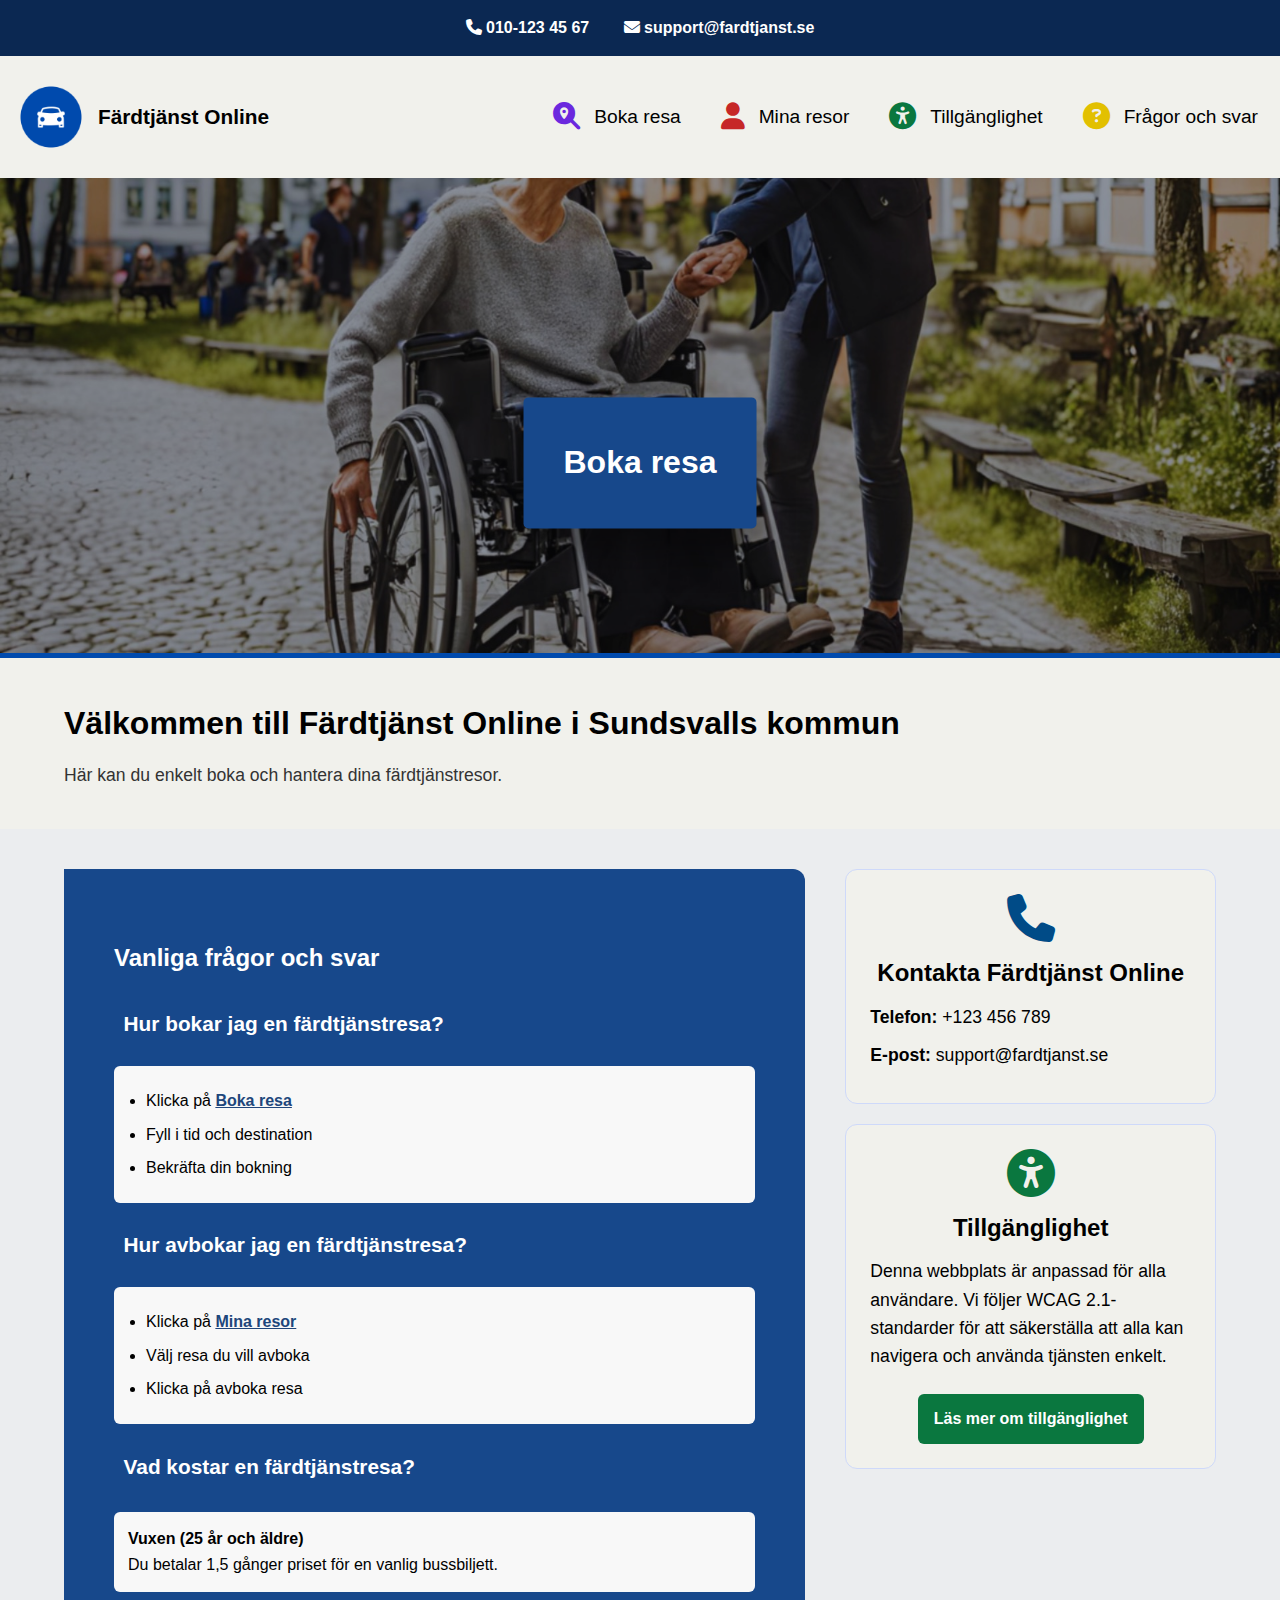
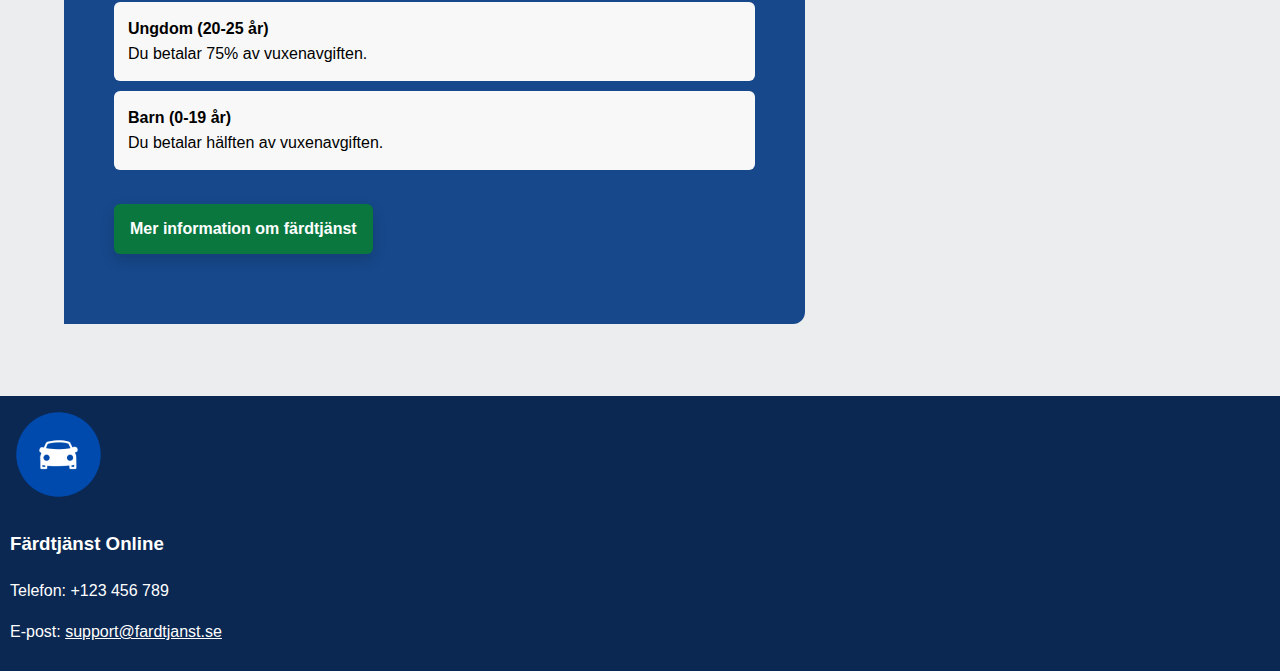
<file: index.html>
<!DOCTYPE html>
<html lang="sv">

<head>
    <meta charset="UTF-8">
    <meta name="viewport" content="width=device-width, initial-scale=1.0">
    <link rel="stylesheet" type="text/css" href="style.css">
    <title>Startsida</title>
    <script src="main.js"></script>
    <link rel="stylesheet" href="https://cdnjs.cloudflare.com/ajax/libs/font-awesome/6.5.1/css/all.min.css">
</head>


<body>
    <div class="top-contact">
        <a href="tel:+46101234567" class="contact-link">
            <i class="fa-solid fa-phone"></i> 010-123 45 67
        </a>
        <a href="mailto:support@fardtjanst.se" class="contact-link">
            <i class="fa-solid fa-envelope"></i> support@fardtjanst.se
        </a>
    </div>
    <header>
        <div class="header-container">
            <div class="logo-title">
                <a href="index.html">
                    <img src="images/logotyp_fardtjanst.svg" alt="Logotyp som föreställer en bil framifrån">
                </a>
                <p>Färdtjänst Online</p>
            </div>

            <button class="hamburger-menu" aria-label="Öppna meny" aria-expanded="false"
                aria-controls="main-navigation">
                ☰
            </button>

            <nav class="header-navigation" id="main-navigation">
                <ul>
                    <li><a href="booking.html"><i class="fa-solid fa-magnifying-glass-location"></i> <span>Boka
                                resa</span></a></li>
                    <li><a href="my-bookings.html"><i class="fa-solid fa-user"></i> <span>Mina resor</span></a></li>
                    <li><a href="accessibility-report.html"><i class="fa-solid fa-universal-access"></i>
                            <span>Tillgänglighet</span></a></li>
                    <li><a href="faq.html"><i class="fa-solid fa-circle-question"></i> <span>Frågor och svar</span></a>
                    </li>
                </ul>
            </nav>
        </div>

        <div class="header-image-container">
            <img src="images/fardtjanst_header.jpg" alt="Person i rullstol med ledsagare i park" class="header-image">
            <a href="booking.html" class="button-book">Boka resa</a>
        </div>
    </header>

    <main>
        <section class="heading-section">
            <div class="heading-container">
                <h1>Välkommen till Färdtjänst Online i Sundsvalls kommun</h1>
                <p>Här kan du enkelt boka och hantera dina färdtjänstresor.</p>
            </div>
        </section>

        <div class="main-startcontent">
            <section class="faq-intro">
                <h2>Vanliga frågor och svar</h2>
                <h3>Hur bokar jag en färdtjänstresa?</h3>
                <ul>
                    <li>Klicka på <a href="booking.html">Boka resa</a></li>
                    <li>Fyll i tid och destination</li>
                    <li>Bekräfta din bokning</li>
                </ul>

                <h3>Hur avbokar jag en färdtjänstresa?</h3>
                <ul>
                    <li>Klicka på <a href="my-bookings.html">Mina resor</a></li>
                    <li>Välj resa du vill avboka</li>
                    <li>Klicka på avboka resa</li>
                </ul>

                <h3>Vad kostar en färdtjänstresa?</h3>
                <div class="price-box">
                    <p><strong>Vuxen (25 år och äldre)</strong><br>Du betalar 1,5 gånger priset för en vanlig
                        bussbiljett.</p>
                    <p><strong>Ungdom (20-25 år)</strong><br>Du betalar 75% av vuxenavgiften.</p>
                    <p><strong>Barn (0-19 år)</strong><br>Du betalar hälften av vuxenavgiften.</p>
                    <a href="faq.html" id="faq-button">Mer information om färdtjänst</a>
                </div>
            </section>

            <div class="side-startcontent">
                <section id="contact-intro">
                    <i id="contact-icon" class="fa-solid fa-phone" aria-hidden="true"></i>
                    <h2>Kontakta Färdtjänst Online</h2>
                    <p><strong>Telefon:</strong> +123 456 789</p>
                    <p><strong>E-post:</strong> support@fardtjanst.se</p>
                </section>


                <section id="accessibility-intro">
                    <i id="accessibility-icon" class="fa-solid fa-universal-access" aria-hidden="true"></i>
                    <h2>Tillgänglighet</h2>
                    <p>Denna webbplats är anpassad för alla användare.
                        Vi följer WCAG 2.1-standarder för att säkerställa att alla kan navigera och använda tjänsten
                        enkelt.</p>
                    <a href="accessibility-report.html">Läs mer om tillgänglighet</a>
                </section>
            </div>
        </div>
    </main>

    <footer>
        <img src="images/logotyp_fardtjanst.svg" alt="Logotyp som föreställer en bil framifrån">
        <h3>Färdtjänst Online</h3>
        <p>Telefon: +123 456 789</p>
        <p>E-post: <a href="mailto:support@fardtjanst.se">support@fardtjanst.se</a></p>
    </footer>
</body>
</file>
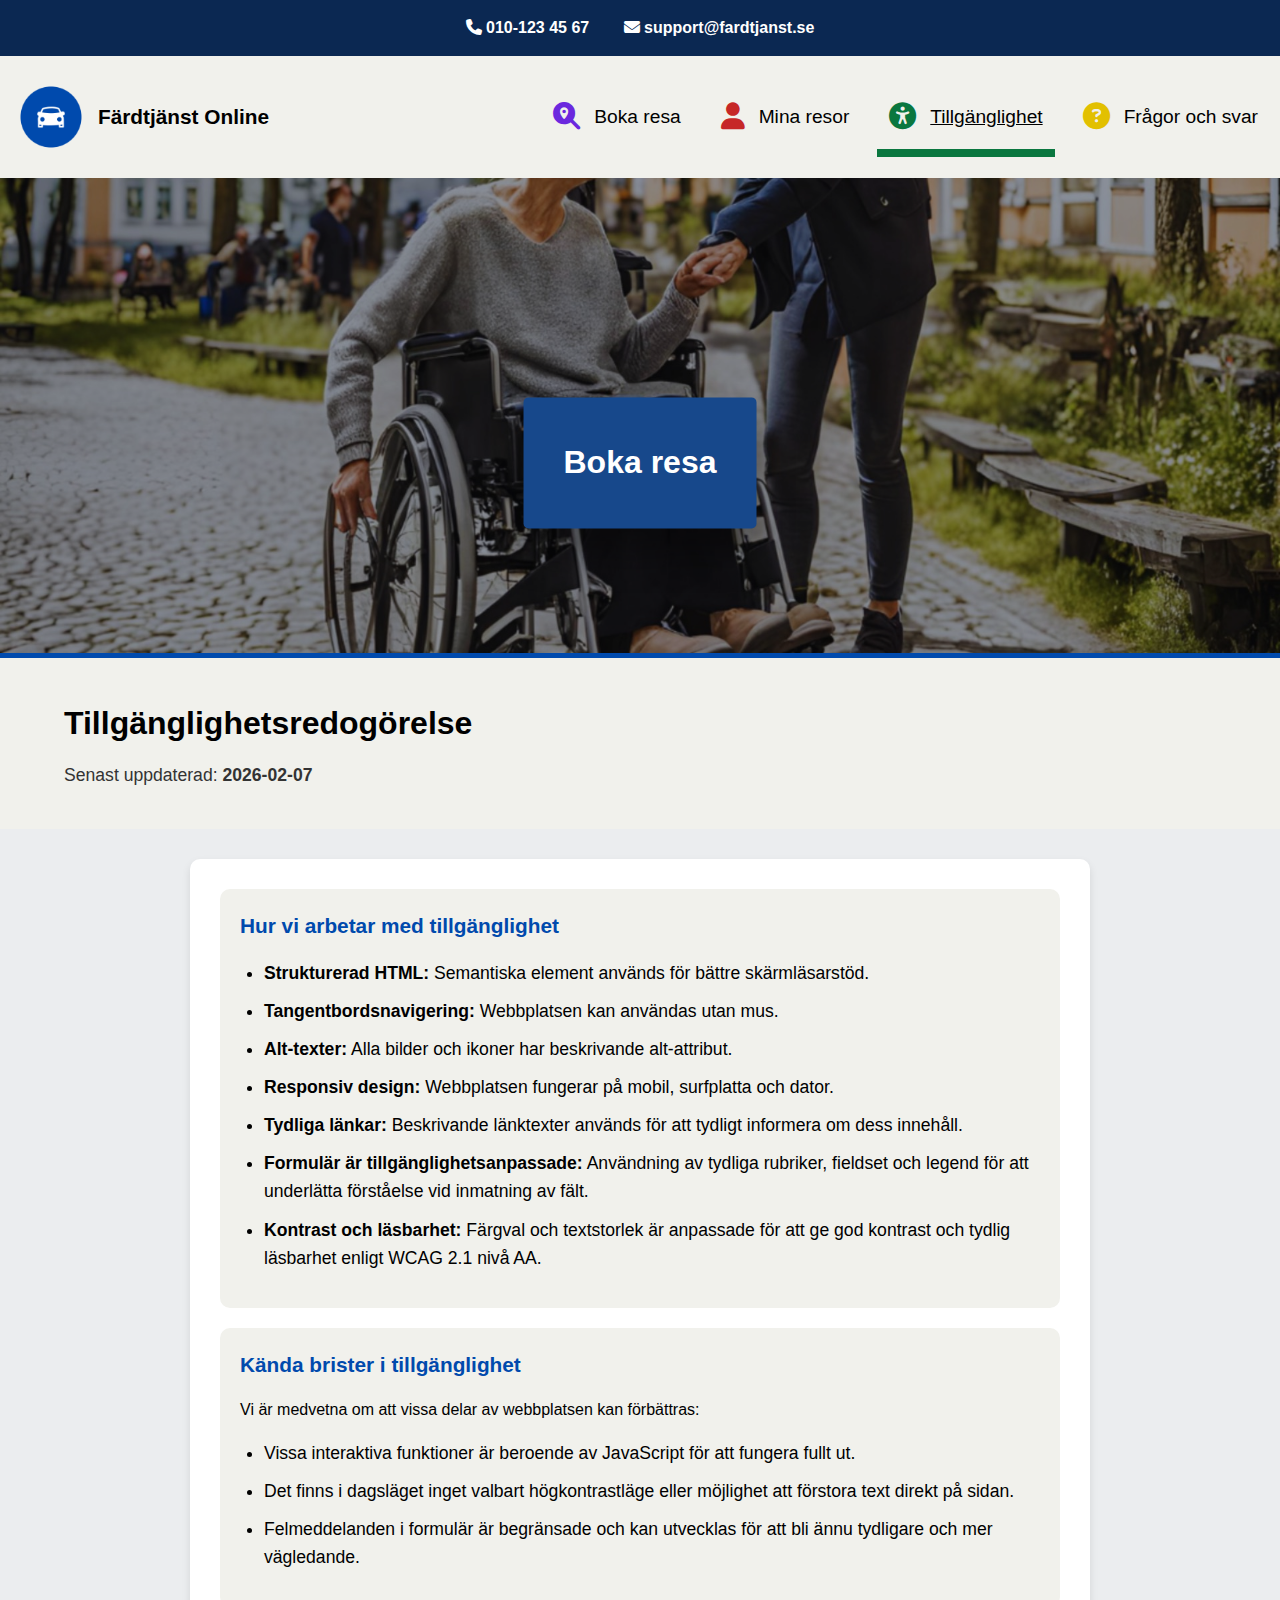
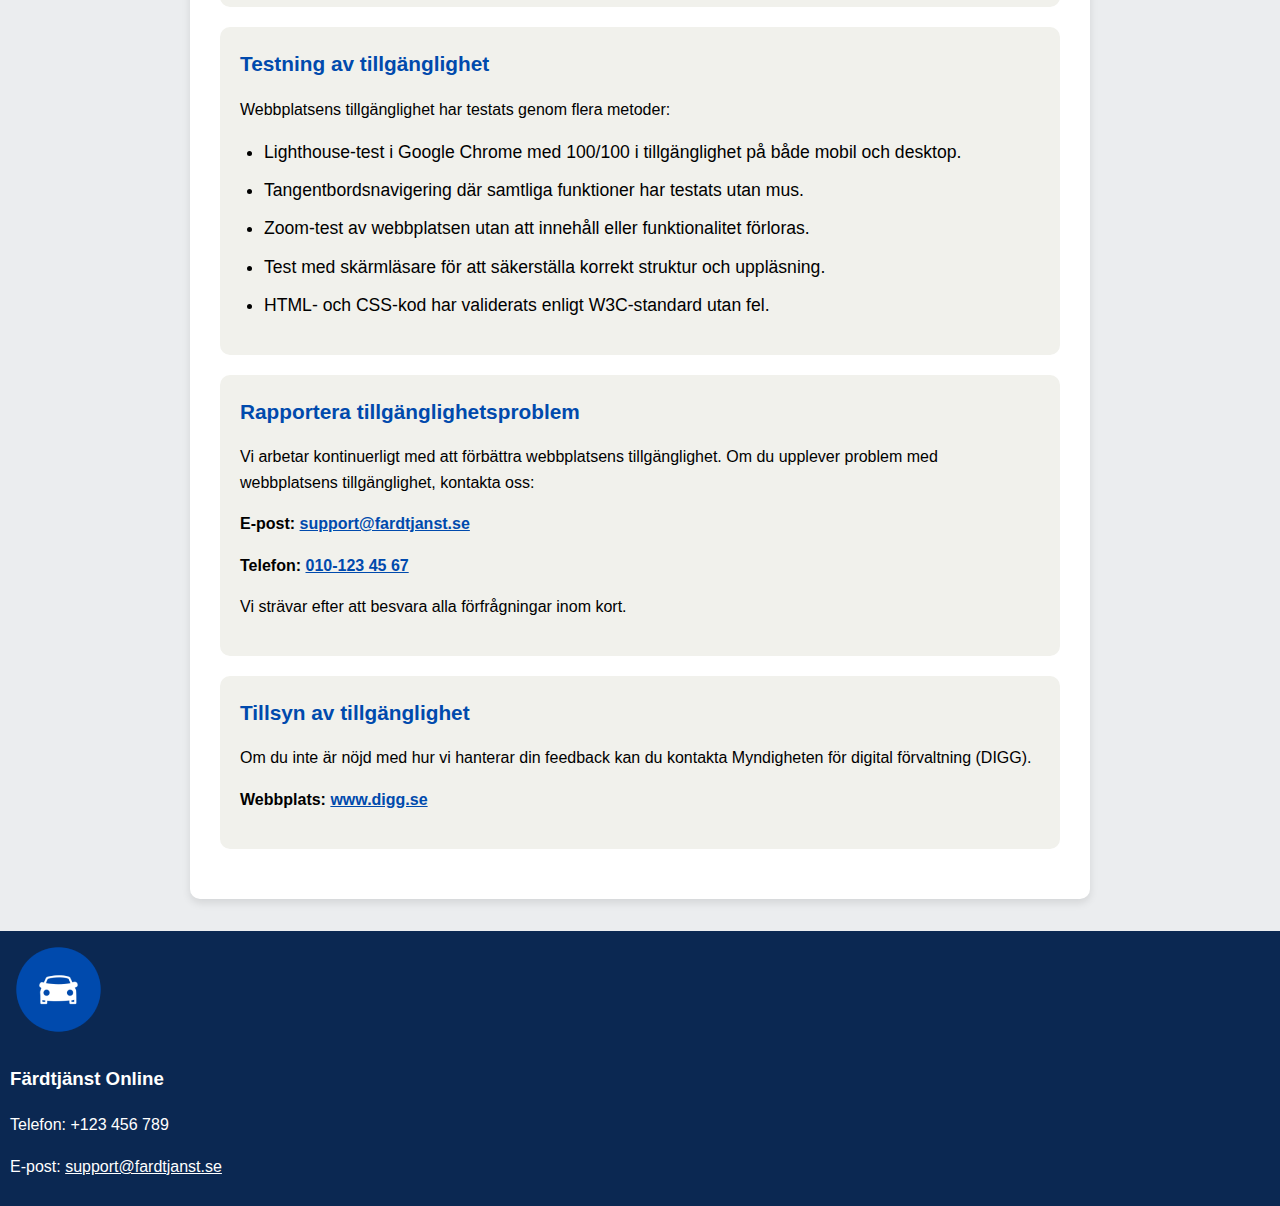
<file: accessibility-report.html>
<!DOCTYPE html>
<html lang="sv">

<head>
    <meta charset="UTF-8">
    <meta name="viewport" content="width=device-width, initial-scale=1.0">
    <link rel="stylesheet" type="text/css" href="style.css">
    <title>Tillgänglighet</title>
    <script src="main.js"></script>
    <link rel="stylesheet" href="https://cdnjs.cloudflare.com/ajax/libs/font-awesome/6.5.1/css/all.min.css">
</head>

<body>
    <div class="top-contact">
        <a href="tel:+46101234567" class="contact-link">
            <i class="fa-solid fa-phone"></i> 010-123 45 67
        </a>
        <a href="mailto:support@fardtjanst.se" class="contact-link">
            <i class="fa-solid fa-envelope"></i> support@fardtjanst.se
        </a>
    </div>
    <header>
        <div class="header-container">
            <div class="logo-title">
                <a href="index.html">
                    <img src="images/logotyp_fardtjanst.svg" alt="Logotyp som föreställer en bil framifrån">
                </a>
                <p>Färdtjänst Online</p>
            </div>

            <button class="hamburger-menu" aria-label="Öppna meny" aria-expanded="false"
                aria-controls="main-navigation">
                ☰
            </button>

            <nav class="header-navigation" id="main-navigation">
                <ul>
                    <li><a href="booking.html"><i class="fa-solid fa-magnifying-glass-location" aria-hidden="true"></i>
                            <span>Boka resa</span></a></li>
                    <li><a href="my-bookings.html"><i class="fa-solid fa-user" aria-hidden="true"></i><span>Mina
                                resor</span></a></li>
                    <li><a href="accessibility-report.html" class="active"><i class="fa-solid fa-universal-access"
                                aria-hidden="true"></i><span>Tillgänglighet</span></a></li>
                    <li><a href="faq.html"><i class="fa-solid fa-circle-question" aria-hidden="true"></i><span>Frågor
                                och
                                svar</span></a></li>
                </ul>
            </nav>
        </div>

        <div class="header-image-container">
            <img src="images/fardtjanst_header.jpg" alt="Person i rullstol med ledsagare i park" class="header-image">
            <a href="booking.html" class="button-book">Boka resa</a>
        </div>
    </header>

    <main>

        <section class="heading-section">
            <div class="heading-container">
                <h1>Tillgänglighetsredogörelse</h1>
                <p>Senast uppdaterad: <strong>2026-02-07</strong></p>
            </div>
        </section>

        <div class="accessibility-container">
            <section class="accessibility-content">
                <h2>Hur vi arbetar med tillgänglighet</h2>
                <ul>
                    <li><strong>Strukturerad HTML:</strong> Semantiska element används för bättre skärmläsarstöd.</li>
                    <li><strong>Tangentbordsnavigering:</strong> Webbplatsen kan användas utan mus.</li>
                    <li><strong>Alt-texter:</strong> Alla bilder och ikoner har beskrivande alt-attribut.</li>
                    <li><strong>Responsiv design:</strong> Webbplatsen fungerar på mobil, surfplatta och dator.</li>
                    <li><strong>Tydliga länkar:</strong> Beskrivande länktexter används för att tydligt informera om
                        dess innehåll.</li>
                    <li><strong>Formulär är tillgänglighetsanpassade:</strong> Användning av tydliga rubriker,
                        fieldset och legend för att underlätta förståelse vid inmatning av fält.</li>
                    <li><strong>Kontrast och läsbarhet:</strong> Färgval och textstorlek är anpassade för att ge god
                        kontrast och tydlig
                        läsbarhet enligt WCAG 2.1 nivå AA.</li>
                </ul>
            </section>

            <section class="accessibility-content">
                <h2>Kända brister i tillgänglighet</h2>
                <p>Vi är medvetna om att vissa delar av webbplatsen kan förbättras:</p>
                <ul>
                    <li>Vissa interaktiva funktioner är beroende av JavaScript för att fungera fullt ut.</li>
                    <li>Det finns i dagsläget inget valbart högkontrastläge eller möjlighet att förstora text direkt på
                        sidan.</li>
                    <li>Felmeddelanden i formulär är begränsade och kan utvecklas för att bli ännu tydligare och mer
                        vägledande.</li>
                </ul>
            </section>

            <section class="accessibility-content">
                <h2>Testning av tillgänglighet</h2>
                <p>Webbplatsens tillgänglighet har testats genom flera metoder:</p>
                <ul>
                    <li>Lighthouse-test i Google Chrome med 100/100 i tillgänglighet på både mobil och desktop.</li>
                    <li>Tangentbordsnavigering där samtliga funktioner har testats utan mus.</li>
                    <li>Zoom-test av webbplatsen utan att innehåll eller funktionalitet förloras.</li>
                    <li>Test med skärmläsare för att säkerställa korrekt struktur och uppläsning.</li>
                    <li>HTML- och CSS-kod har validerats enligt W3C-standard utan fel.</li>
                </ul>
            </section>

            <section class="accessibility-content">
                <h2>Rapportera tillgänglighetsproblem</h2>
                <p>Vi arbetar kontinuerligt med att förbättra webbplatsens tillgänglighet. Om du upplever problem med
                    webbplatsens tillgänglighet, kontakta oss:</p>
                <p><strong>E-post:</strong> <a href="mailto:support@fardtjanst.se">support@fardtjanst.se</a></p>
                <p><strong>Telefon:</strong> <a href="tel:+46101234567">010-123 45 67</a></p>
                <p>Vi strävar efter att besvara alla förfrågningar inom kort.</p>
            </section>

            <section class="accessibility-content">
                <h2>Tillsyn av tillgänglighet</h2>
                <p>Om du inte är nöjd med hur vi hanterar din feedback kan du kontakta Myndigheten för digital
                    förvaltning (DIGG).</p>
                <p><strong>Webbplats:</strong> <a href="https://www.digg.se" target="_blank">www.digg.se</a></p>
            </section>
        </div>
    </main>

    <footer>
        <img src="images/logotyp_fardtjanst.svg" Alt="Logotyp som föreställer en bil framifrån">
        <h3>Färdtjänst Online</h3>
        <p>Telefon: +123 456 789</p>
        <p>E-post: <a href="mailto:support@fardtjanst.se">support@fardtjanst.se</a></p>
    </footer>
</body>
</file>
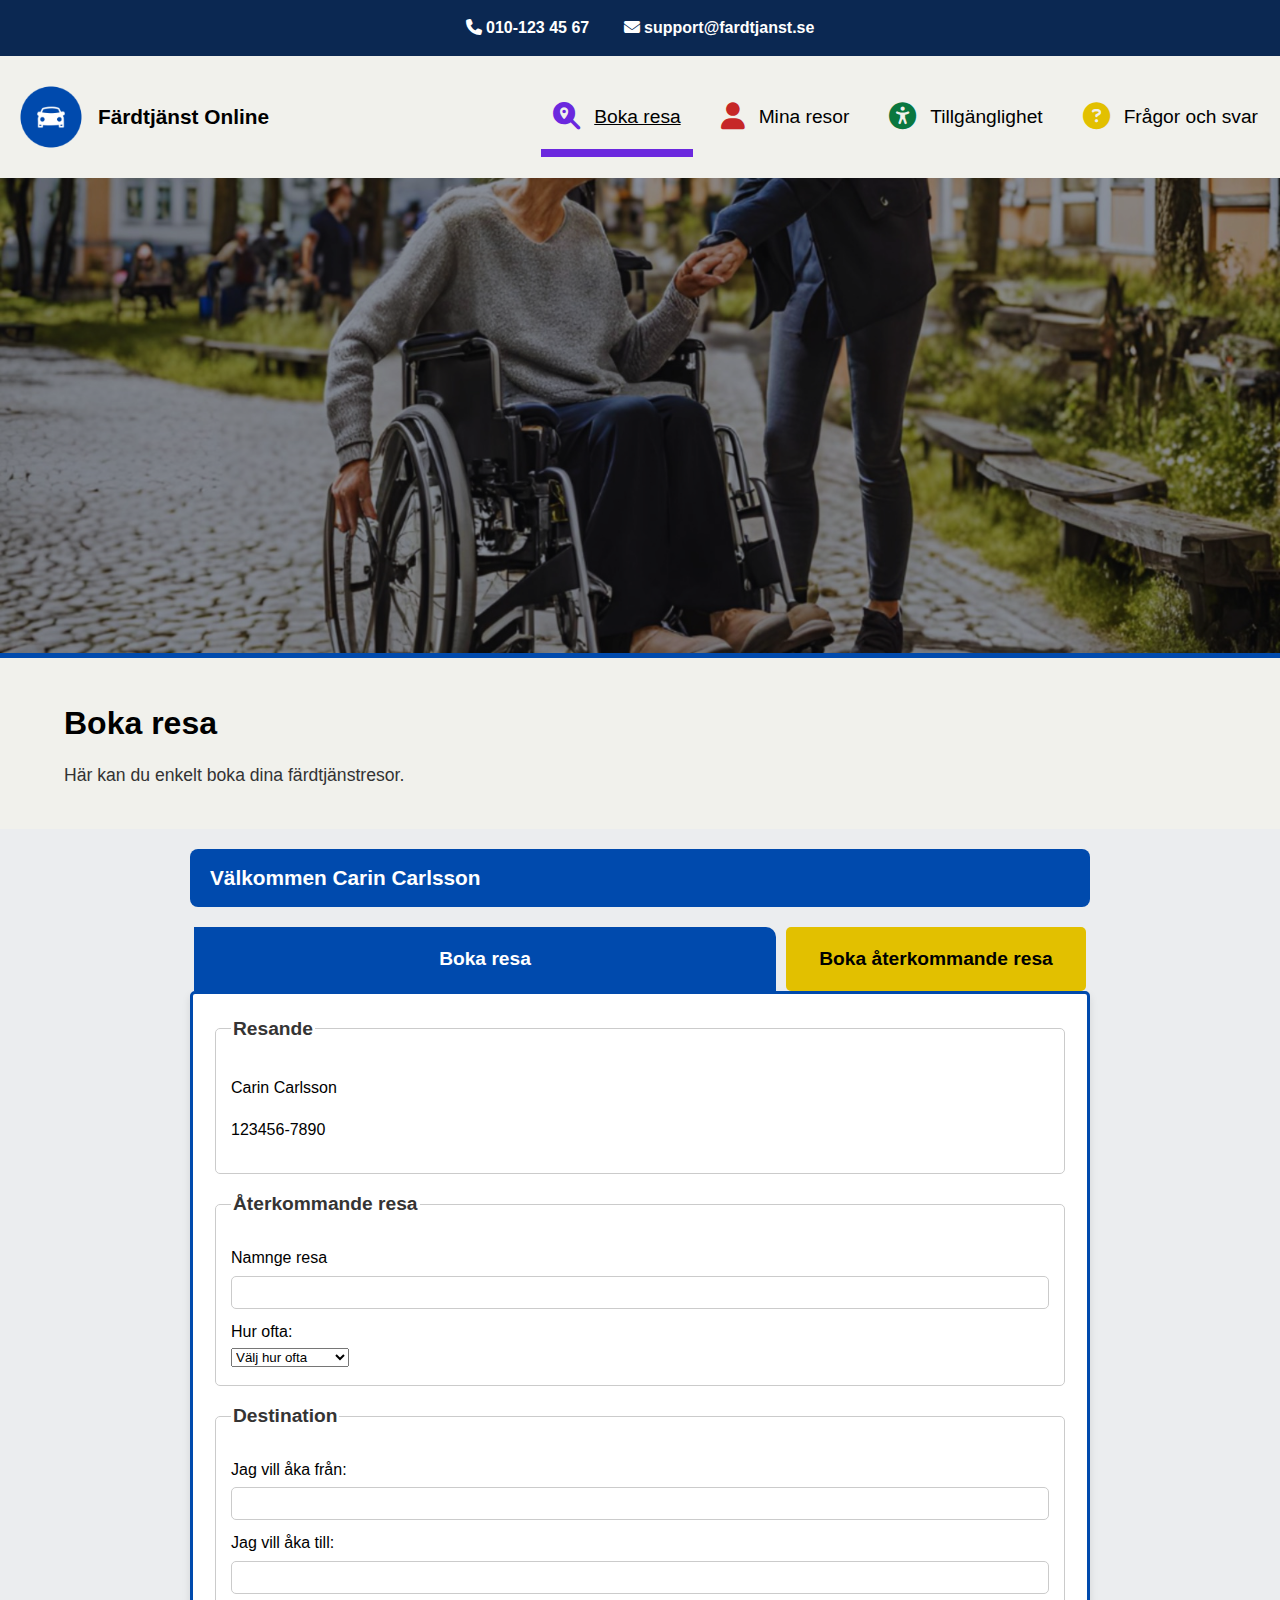
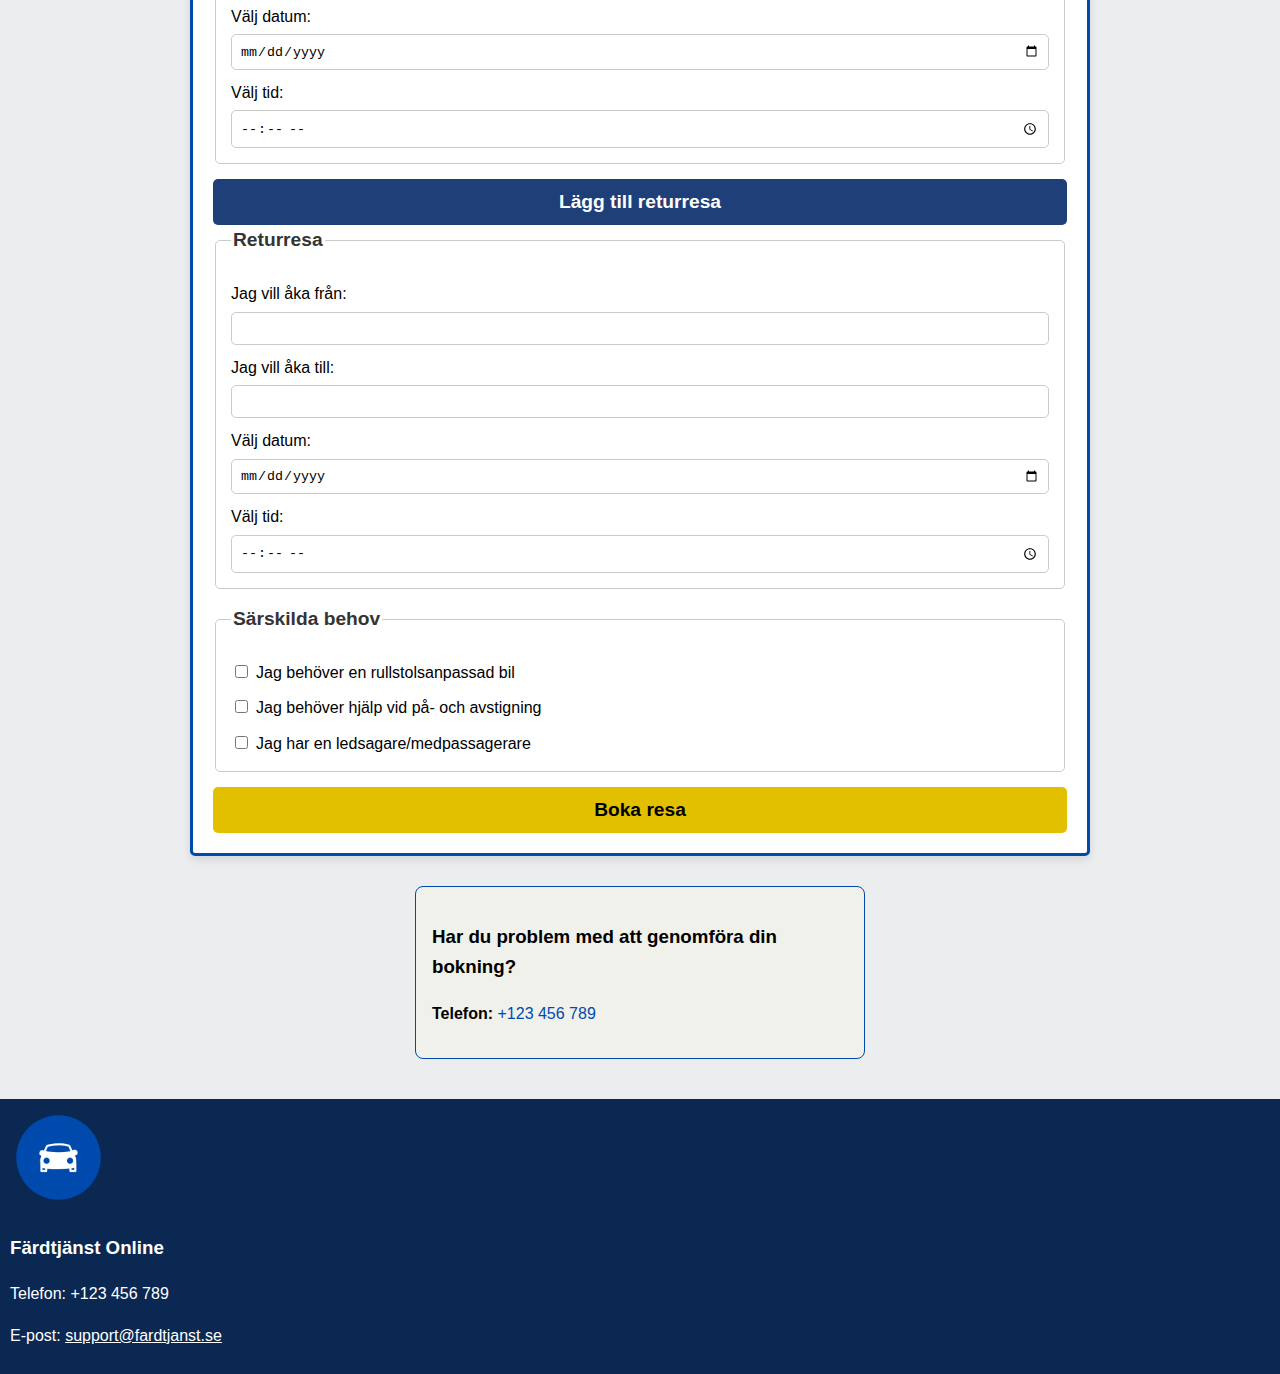
<file: booking.html>
<!DOCTYPE html>
<html lang="sv">

<head>
    <meta charset="UTF-8">
    <meta name="viewport" content="width=device-width, initial-scale=1.0">
    <link rel="stylesheet" type="text/css" href="style.css">
    <title>Boka resa</title>
    <script src="main.js"></script>
    <link rel="stylesheet" href="https://cdnjs.cloudflare.com/ajax/libs/font-awesome/6.5.1/css/all.min.css">
</head>

<body>
    <div class="top-contact">
        <a href="tel:+46101234567" class="contact-link">
            <i class="fa-solid fa-phone"></i> 010-123 45 67
        </a>
        <a href="mailto:support@fardtjanst.se" class="contact-link">
            <i class="fa-solid fa-envelope"></i> support@fardtjanst.se
        </a>
    </div>

    <header>
        <div class="header-container">
            <div class="logo-title">
                <a href="index.html">
                    <img src="images/logotyp_fardtjanst.svg" alt="Logotyp som föreställer en bil framifrån">
                </a>
                <p>Färdtjänst Online</p>
            </div>

            <button class="hamburger-menu" aria-label="Öppna meny" aria-expanded="false"
                aria-controls="main-navigation">
                ☰
            </button>

            <nav class="header-navigation" id="main-navigation">
                <ul>
                    <li><a href="booking.html" class="active"><i class="fa-solid fa-magnifying-glass-location"
                                aria-hidden="true"></i> <span>Boka resa</span></a></li>
                    <li><a href="my-bookings.html"><i class="fa-solid fa-user" aria-hidden="true"></i><span>Mina
                                resor</span></a></li>
                    <li><a href="accessibility-report.html"><i class="fa-solid fa-universal-access"
                                aria-hidden="true"></i><span>Tillgänglighet</span></a></li>
                    <li><a href="faq.html"><i class="fa-solid fa-circle-question" aria-hidden="true"></i><span>Frågor
                                och
                                svar</span></a></li>
                </ul>
            </nav>
        </div>

        <div class="header-image-container">
            <img src="images/fardtjanst_header.jpg" alt="Person i rullstol med ledsagare i park" class="header-image">
        </div>
    </header>

    <main>
        <section class="heading-section">
            <div class="heading-container">
                <h1>Boka resa</h1>
                <p>Här kan du enkelt boka dina färdtjänstresor.</p>
            </div>
        </section>

        <section class="booking-container">
            <div class="trips-heading">
                <h2>Välkommen Carin Carlsson</h2>
            </div>

            <div class="form-tabs">
                <button type="button" class="one-trip active-tab" id="one-trip-button">Boka resa</button>
                <button type="button" class="scheduled-trip" id="scheduled-trip-button">Boka återkommande resa</button>
            </div>

            <form>
                <fieldset>
                    <legend>Resande</legend>
                    <p>Carin Carlsson</p>
                    <p>123456-7890</p>
                </fieldset>

                <fieldset id="recurrent-trip">
                    <legend>Återkommande resa</legend>

                    <label for="trip-name">Namnge resa</label>
                    <input type="text" id="trip-name" name="trip-name">

                    <label for="frequency">Hur ofta:</label>
                    <select id="frequency" name="frequency">
                        <option value="">Välj hur ofta</option>
                        <option value="daily">Varje dag</option>
                        <option value="weekly">Varje vecka</option>
                        <option value="biweekly">Varannan vecka</option>
                        <option value="monthly">Varje månad</option>
                    </select>
                </fieldset>

                <fieldset>
                    <legend>Destination</legend>
                    <label for="from">Jag vill åka från:</label>
                    <input type="text" id="from" name="from" required>
                    <label for="to">Jag vill åka till:</label>
                    <input type="text" id="to" name="to" required>
                    <label for="date">Välj datum:</label>
                    <input type="date" id="date" name="date" required>

                    <label for="time">Välj tid:</label>
                    <input type="time" id="time" name="time" required>
                </fieldset>

                <button type="button" id="add-return">Lägg till returresa</button>

                <fieldset id="return-trip">
                    <legend>Returresa</legend>

                    <label for="return-from">Jag vill åka från:</label>
                    <input type="text" id="return-from" name="return-from">

                    <label for="return-to">Jag vill åka till:</label>
                    <input type="text" id="return-to" name="return-to">

                    <label for="return-date">Välj datum:</label>
                    <input type="date" id="return-date" name="return-date">

                    <label for="return-time">Välj tid:</label>
                    <input type="time" id="return-time" name="return-time">
                </fieldset>

                <fieldset>
                    <legend>Särskilda behov</legend>
                    <label><input type="checkbox" name="wheelchair">Jag behöver en rullstolsanpassad bil</label>
                    <label><input type="checkbox" name="assistance">Jag behöver hjälp vid på- och avstigning</label>
                    <label><input type="checkbox" name="passenger">Jag har en ledsagare/medpassagerare</label>
                </fieldset>

                <button type="submit">Boka resa</button>

            </form>

            <section class="contact-booking">
                <h3>Har du problem med att genomföra din bokning?</h3>
                <p><strong>Telefon:</strong> <a href="tel:+123456789">+123 456 789</a></p>
            </section>
        </section>
    </main>

    <footer>
        <img src="images/logotyp_fardtjanst.svg" Alt="Logotyp som föreställer en bil framifrån">
        <h3>Färdtjänst Online</h3>
        <p>Telefon: +123 456 789</p>
        <p>E-post: <a href="mailto:support@fardtjanst.se"> support@fardtjanst.se</a></p>
    </footer>
</body>
</file>
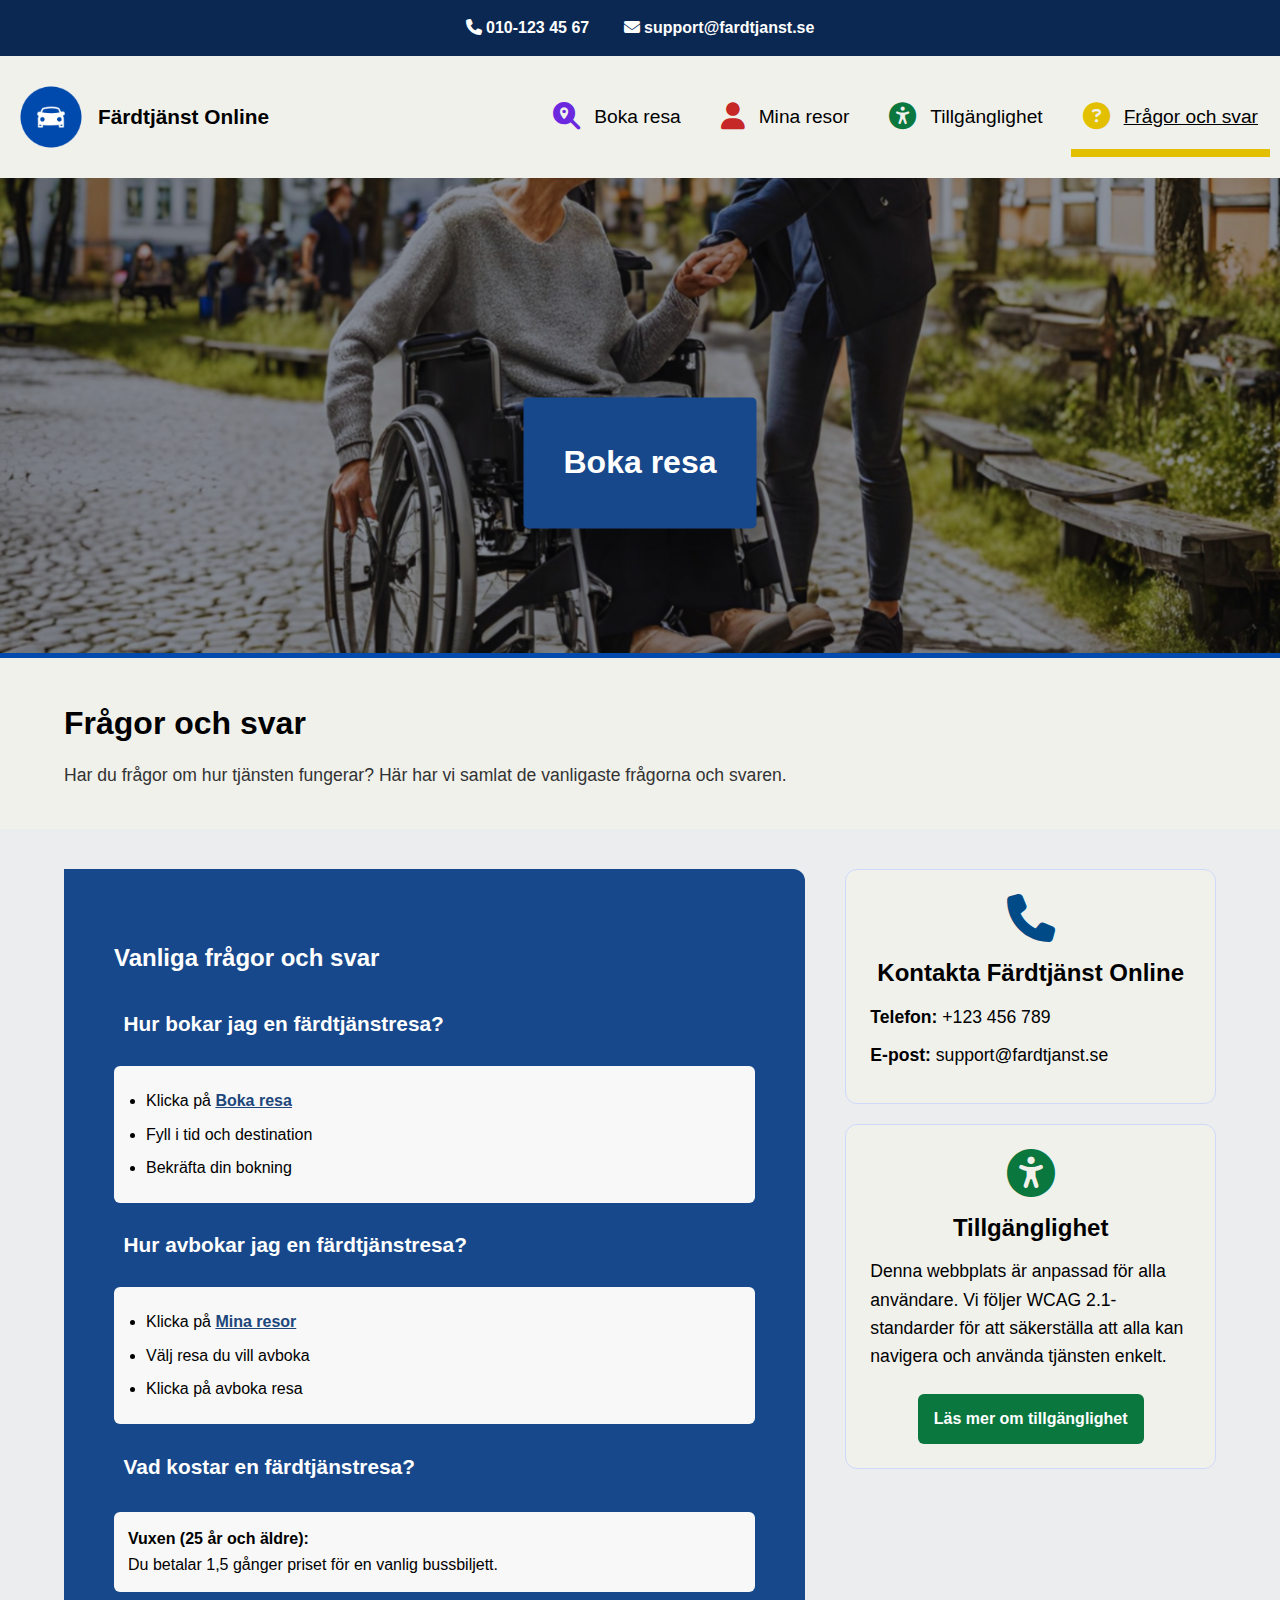
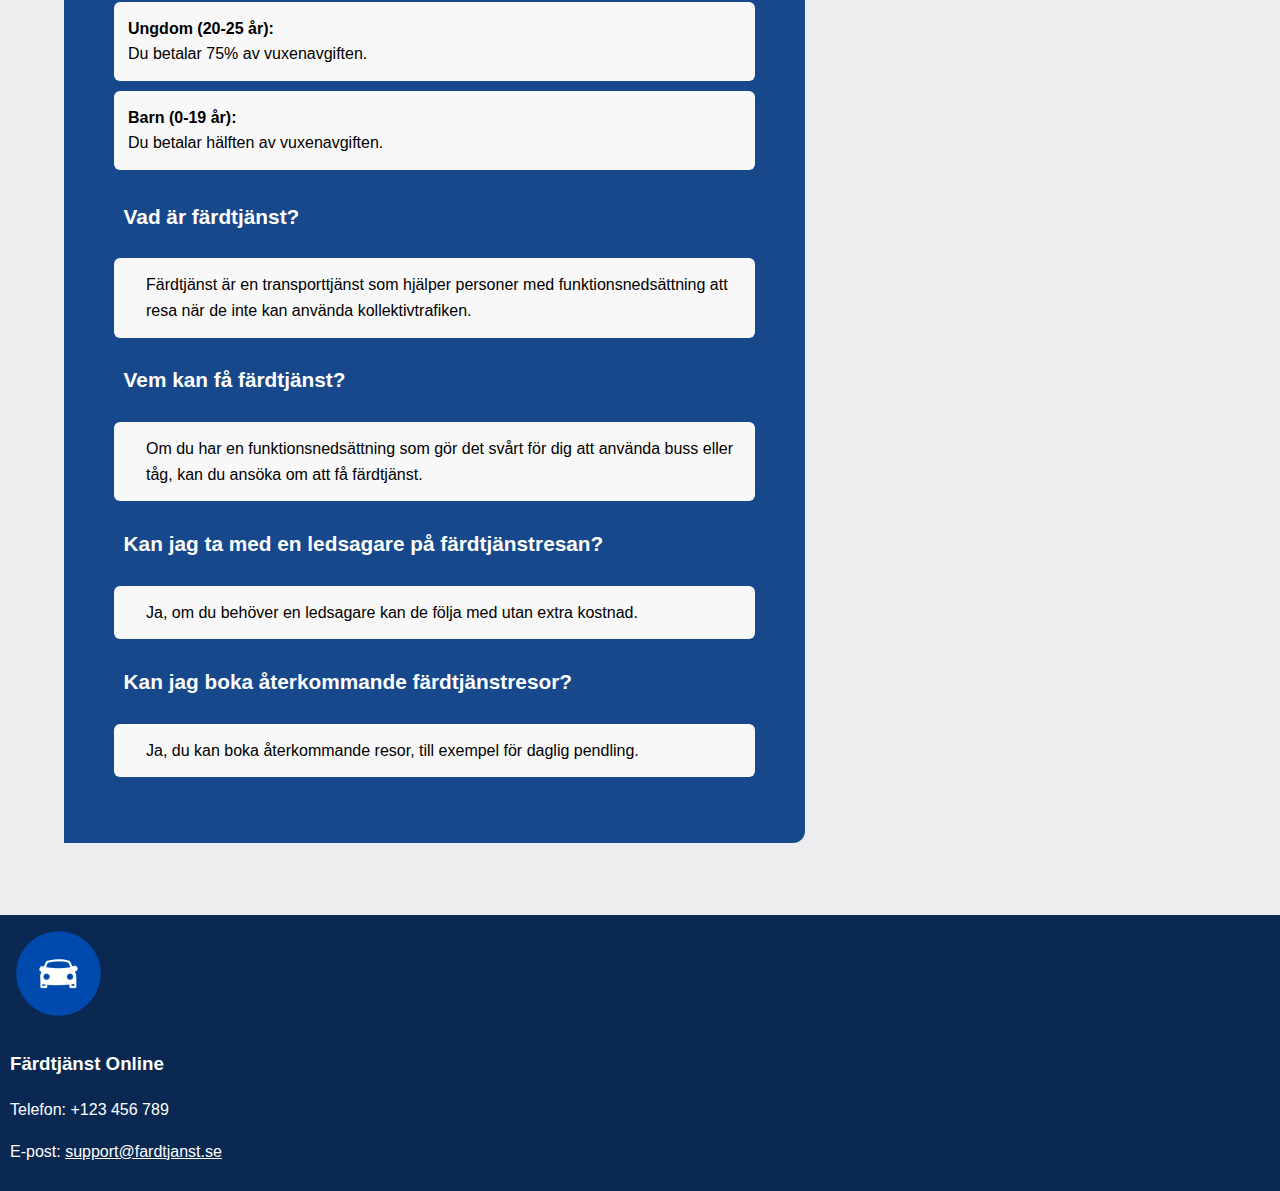
<file: faq.html>
<!DOCTYPE html>
<html lang="sv">

<head>
    <meta charset="UTF-8">
    <meta name="viewport" content="width=device-width, initial-scale=1.0">
    <link rel="stylesheet" type="text/css" href="style.css">
    <title>Frågor och svar</title>
    <script src="main.js"></script>
    <link rel="stylesheet" href="https://cdnjs.cloudflare.com/ajax/libs/font-awesome/6.5.1/css/all.min.css">
</head>

<body>
    <div class="top-contact">
        <a href="tel:+46101234567" class="contact-link">
            <i class="fa-solid fa-phone"></i> 010-123 45 67
        </a>
        <a href="mailto:support@fardtjanst.se" class="contact-link">
            <i class="fa-solid fa-envelope"></i> support@fardtjanst.se
        </a>
    </div>
    <header>
        <div class="header-container">
            <div class="logo-title">
                <a href="index.html">
                    <img src="images/logotyp_fardtjanst.svg" alt="Logotyp som föreställer en bil framifrån">
                </a>
                <p>Färdtjänst Online</p>
            </div>

            <button class="hamburger-menu" aria-label="Öppna meny" aria-expanded="false"
                aria-controls="main-navigation">
                ☰
            </button>

            <nav class="header-navigation" id="main-navigation">
                <ul>
                    <li><a href="booking.html"><i class="fa-solid fa-magnifying-glass-location" aria-hidden="true"></i>
                            <span>Boka resa</span></a></li>
                    <li><a href="my-bookings.html"><i class="fa-solid fa-user" aria-hidden="true"></i><span>Mina
                                resor</span></a></li>
                    <li><a href="accessibility-report.html"><i class="fa-solid fa-universal-access"
                                aria-hidden="true"></i><span>Tillgänglighet</span></a></li>
                    <li><a href="faq.html" class="active"><i class="fa-solid fa-circle-question"
                                aria-hidden="true"></i><span>Frågor och svar</span></a></li>
                </ul>
            </nav>
        </div>

        <div class="header-image-container">
            <img src="images/fardtjanst_header.jpg" alt="Person i rullstol med ledsagare i park" class="header-image">
            <a href="booking.html" class="button-book">Boka resa</a>
        </div>
    </header>

    <main>
        <section class="heading-section">
            <div class="heading-container">
                <h1>Frågor och svar</h1>
                <p>Har du frågor om hur tjänsten fungerar? Här har vi samlat de vanligaste frågorna och svaren.</p>
            </div>
        </section>

        <div class="main-startcontent">
            <section class="faq-intro">
                <h2>Vanliga frågor och svar</h2>

                <h3>Hur bokar jag en färdtjänstresa?</h3>
                <ul>
                    <li>Klicka på <a href="booking.html">Boka resa</a></li>
                    <li>Fyll i tid och destination</li>
                    <li>Bekräfta din bokning</li>
                </ul>

                <h3>Hur avbokar jag en färdtjänstresa?</h3>
                <ul>
                    <li>Klicka på <a href="my-bookings.html">Mina resor</a></li>
                    <li>Välj resa du vill avboka</li>
                    <li>Klicka på avboka resa</li>
                </ul>

                <h3>Vad kostar en färdtjänstresa?</h3>
                <div class="price-box">
                    <p><strong>Vuxen (25 år och äldre):</strong><br> Du betalar 1,5 gånger priset för en vanlig
                        bussbiljett.</p>
                    <p><strong>Ungdom (20-25 år):</strong><br> Du betalar 75% av vuxenavgiften.</p>
                    <p><strong>Barn (0-19 år):</strong><br> Du betalar hälften av vuxenavgiften.</p>
                </div>

                <h3>Vad är färdtjänst?</h3>
                <p>Färdtjänst är en transporttjänst som hjälper personer med funktionsnedsättning att resa när de inte
                    kan använda kollektivtrafiken.</p>

                <h3>Vem kan få färdtjänst?</h3>
                <p>Om du har en funktionsnedsättning som gör det svårt för dig att använda buss eller tåg, kan du ansöka
                    om att få färdtjänst.</p>

                <h3>Kan jag ta med en ledsagare på färdtjänstresan?</h3>
                <p>Ja, om du behöver en ledsagare kan de följa med utan extra kostnad.</p>

                <h3>Kan jag boka återkommande färdtjänstresor?</h3>
                <p>Ja, du kan boka återkommande resor, till exempel för daglig pendling.</p>
            </section>

            <div class="side-startcontent">
                <section id="contact-intro">
                    <i id="contact-icon" class="fa-solid fa-phone" aria-hidden="true"></i>
                    <h2>Kontakta Färdtjänst Online</h2>
                    <p><strong>Telefon:</strong> +123 456 789</p>
                    <p><strong>E-post:</strong> support@fardtjanst.se</p>
                </section>

                <section id="accessibility-intro">
                    <i id="accessibility-icon" class="fa-solid fa-universal-access" aria-hidden="true"></i>
                    <h2>Tillgänglighet</h2>
                    <p>Denna webbplats är anpassad för alla användare.
                        Vi följer WCAG 2.1-standarder för att säkerställa att alla kan navigera och använda tjänsten
                        enkelt.</p>
                    <a href="accessibility-report.html">Läs mer om tillgänglighet</a>
                </section>
            </div>
        </div>
    </main>

    <footer>
        <img src="images/logotyp_fardtjanst.svg" alt="Logotyp som föreställer en bil framifrån">
        <h3>Färdtjänst Online</h3>
        <p>Telefon: +123 456 789</p>
        <p>E-post: <a href="mailto:support@fardtjanst.se">support@fardtjanst.se</a></p>
    </footer>
</body>
</file>
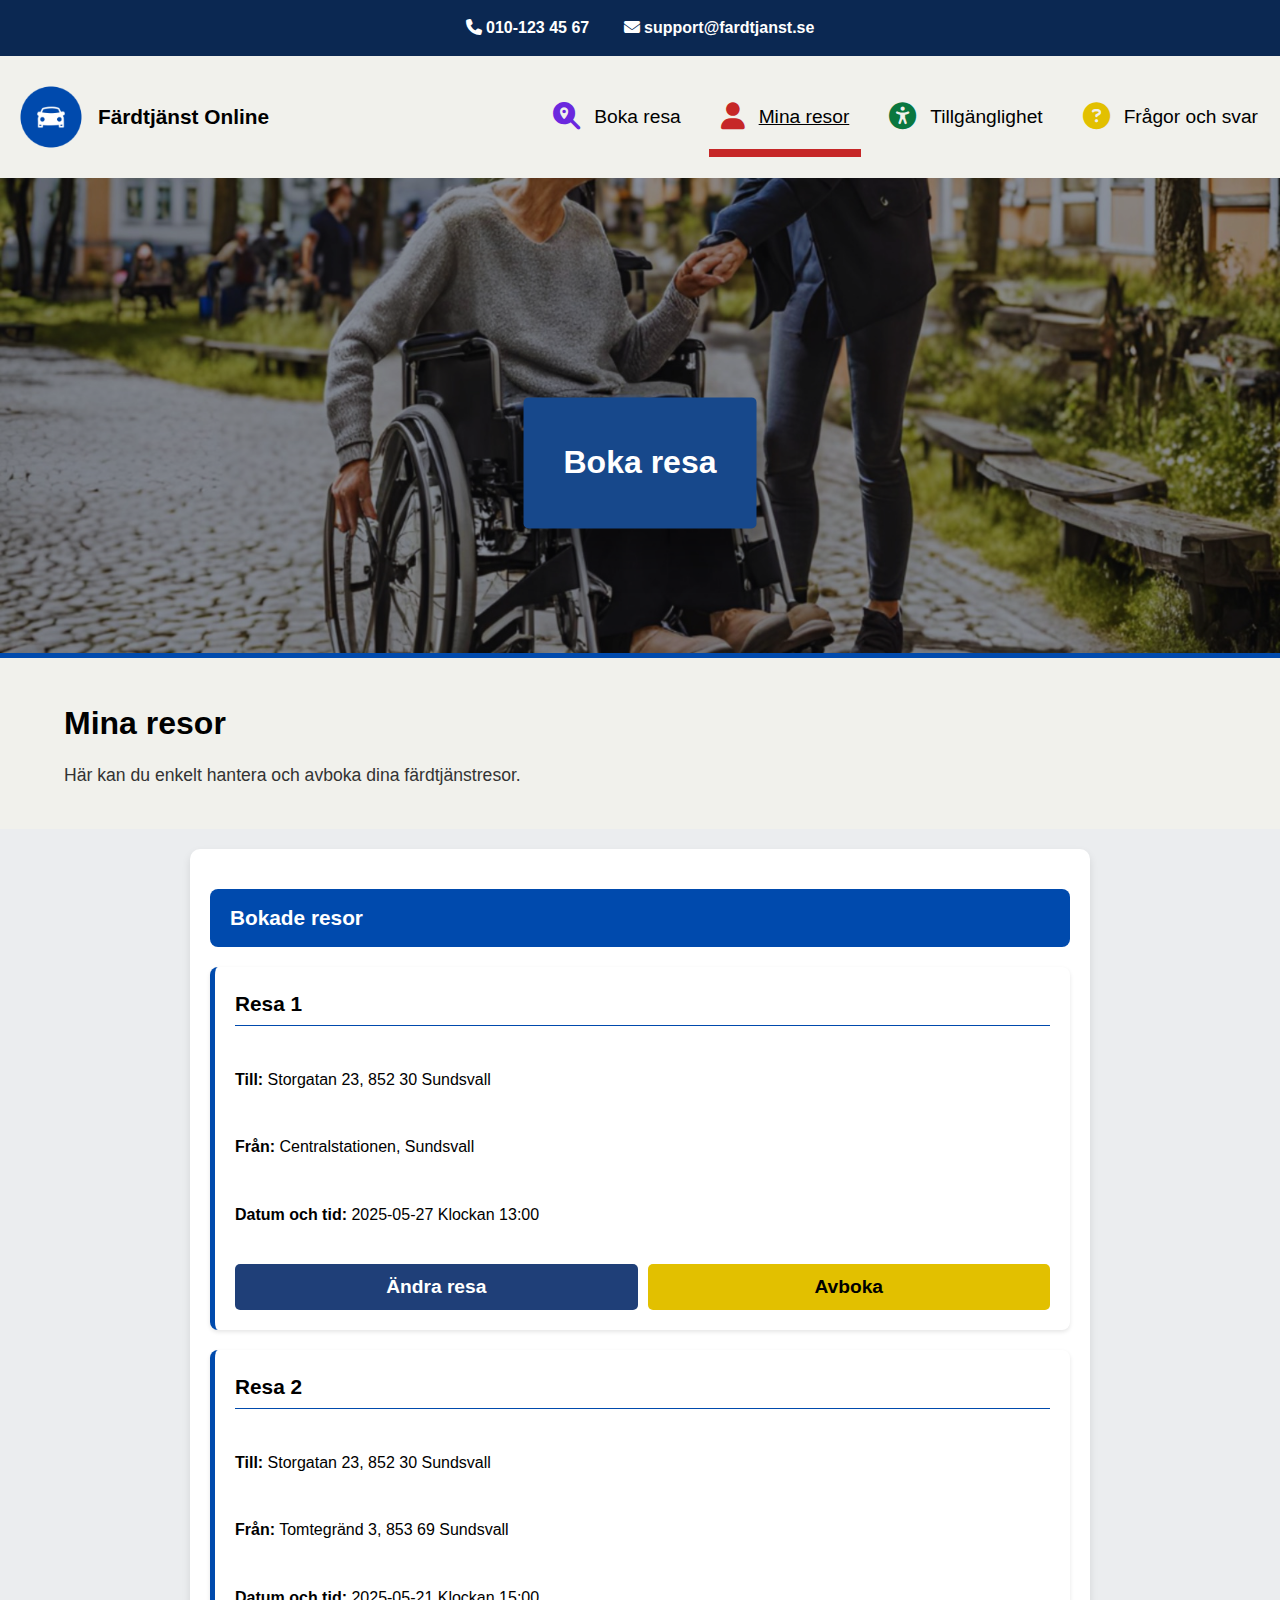
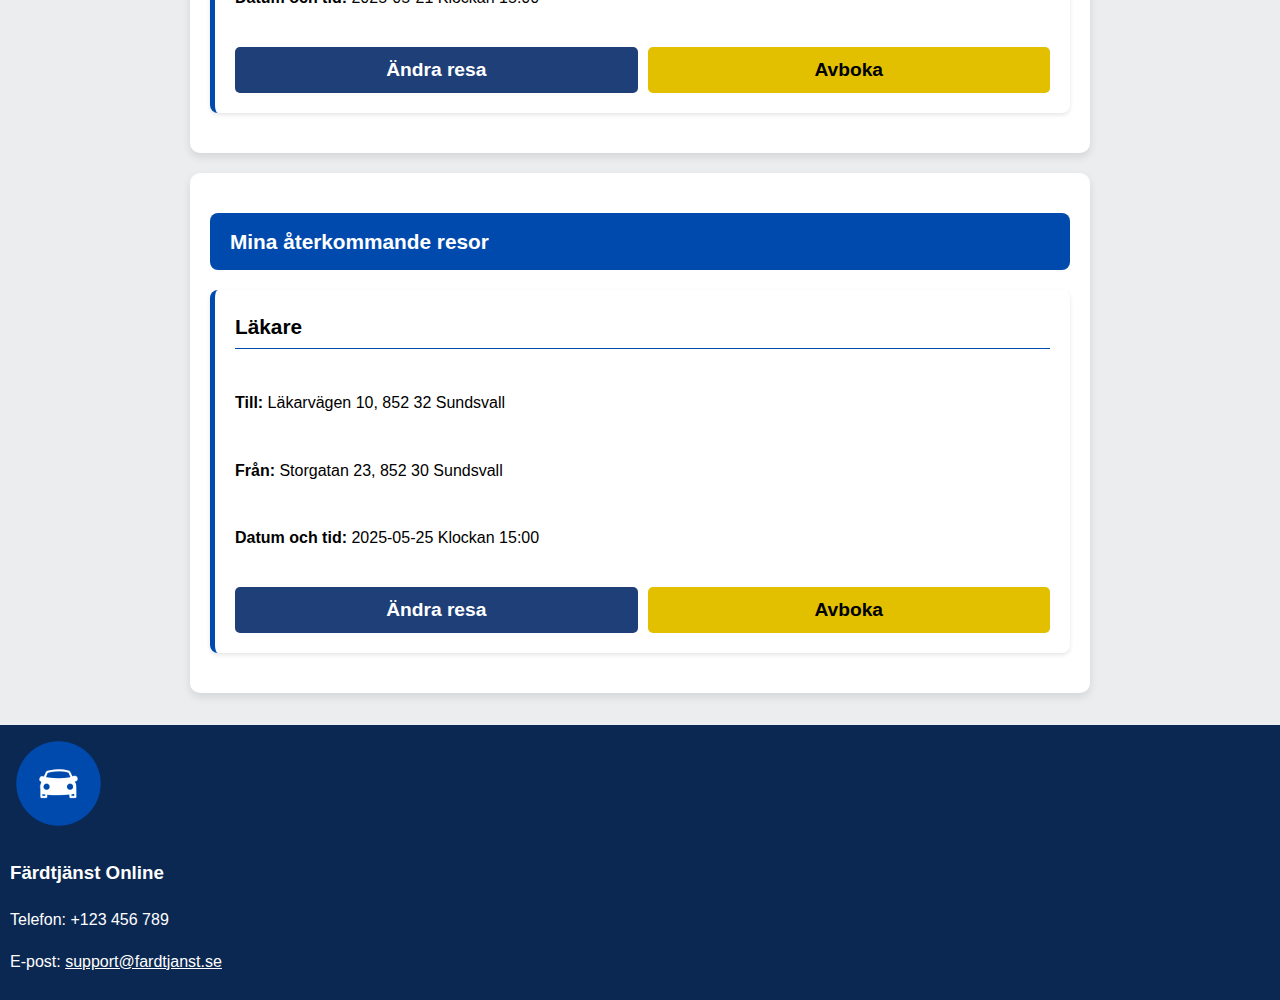
<file: my-bookings.html>
<!DOCTYPE html>
<html lang="sv">

<head>
    <meta charset="UTF-8">
    <meta name="viewport" content="width=device-width, initial-scale=1.0">
    <link rel="stylesheet" type="text/css" href="style.css">
    <title>Mina resor</title>
    <script src="main.js"></script>
    <link rel="stylesheet" href="https://cdnjs.cloudflare.com/ajax/libs/font-awesome/6.5.1/css/all.min.css">
</head>

<body>
    <div class="top-contact">
        <a href="tel:+46101234567" class="contact-link">
            <i class="fa-solid fa-phone"></i> 010-123 45 67
        </a>
        <a href="mailto:support@fardtjanst.se" class="contact-link">
            <i class="fa-solid fa-envelope"></i> support@fardtjanst.se
        </a>
    </div>

    <header>
        <div class="header-container">
            <div class="logo-title">
                <a href="index.html">
                    <img src="images/logotyp_fardtjanst.svg" alt="Logotyp som föreställer en bil framifrån">
                </a>
                <p>Färdtjänst Online</p>
            </div>

            <button class="hamburger-menu" aria-label="Öppna meny" aria-expanded="false"
                aria-controls="main-navigation">
                ☰
            </button>

            <nav class="header-navigation" id="main-navigation">
                <ul>
                    <li><a href="booking.html"><i class="fa-solid fa-magnifying-glass-location" aria-hidden="true"></i>
                            <span>Boka resa</span></a></li>
                    <li><a href="my-bookings.html" class="active"><i class="fa-solid fa-user"
                                aria-hidden="true"></i><span>Mina resor</span></a></li>
                    <li><a href="accessibility-report.html"><i class="fa-solid fa-universal-access"
                                aria-hidden="true"></i><span>Tillgänglighet</span></a></li>
                    <li><a href="faq.html"><i class="fa-solid fa-circle-question" aria-hidden="true"></i><span>Frågor och
                                svar</span></a></li>
                </ul>
            </nav>
        </div>

        <div class="header-image-container">
            <img src="images/fardtjanst_header.jpg" alt="Person i rullstol med ledsagare i park" class="header-image">
            <a href="booking.html" class="button-book">Boka resa</a>
        </div>
    </header>

    <main>
        <section class="heading-section">
            <div class="heading-container">
                <h1>Mina resor</h1>
                <p>Här kan du enkelt hantera och avboka dina färdtjänstresor.</p>
            </div>
        </section>

        <section class="mytrips-container">
            <div class="trips-heading">
                <h2>Bokade resor</h2>
            </div>
            <article class="booked-trip">
                <h3>Resa 1</h3>
                <p><strong>Till:</strong> Storgatan 23, 852 30 Sundsvall</p>
                <p><strong>Från:</strong> Centralstationen, Sundsvall</p>
                <p><strong>Datum och tid:</strong> 2025-05-27 Klockan 13:00</p>
                <div class="button-container">
                    <button type="button" class="edit-trip">Ändra resa</button>
                    <button type="button" class="cancel-trip">Avboka</button>
                </div>
            </article>

            <article class="booked-trip">
                <h3>Resa 2</h3>
                <p><strong>Till:</strong> Storgatan 23, 852 30 Sundsvall</p>
                <p><strong>Från:</strong> Tomtegränd 3, 853 69 Sundsvall</p>
                <p><strong>Datum och tid:</strong> 2025-05-21 Klockan 15:00</p>
                <div class="button-container">
                    <button type="button" class="edit-trip">Ändra resa</button>
                    <button type="button" class="cancel-trip">Avboka</button>
                </div>
            </article>
        </section>

        <section class="mytrips-container">
            <div class="trips-heading">
                <h2>Mina återkommande resor</h2>
            </div>
            <article class="booked-trip">
                <h3>Läkare</h3>
                <p><strong>Till:</strong> Läkarvägen 10, 852 32 Sundsvall</p>
                <p><strong>Från:</strong> Storgatan 23, 852 30 Sundsvall</p>
                <p><strong>Datum och tid:</strong> 2025-05-25 Klockan 15:00</p>
                <div class="button-container">
                    <button type="button" class="edit-trip">Ändra resa</button>
                    <button type="button" class="cancel-trip">Avboka</button>
                </div>
            </article>
        </section>
    </main>

    <footer>
        <img src="images/logotyp_fardtjanst.svg" alt="Logotyp som föreställer en bil framifrån">
        <h3>Färdtjänst Online</h3>
        <p>Telefon: +123 456 789</p>
        <p>E-post: <a href="mailto:support@fardtjanst.se">support@fardtjanst.se</a></p>
    </footer>
</body>
</file>
<file: style.css>
/* Base styles */
* {
    box-sizing: border-box;
}

body {
    font-family: "roboto", sans-serif;
    line-height: 1.6;
    margin: 0;
    padding: 0;
    background-color: #ebedef;
}

/* Top contact (phone and email) */
.top-contact {
    background-color: #0b2852;
    text-align: center;
    padding: 15px 0;
    font-size: 16px;
}

.contact-link {
    color: #FFFFFF;
    text-decoration: none;
    margin: 0 15px;
    font-weight: bold;
}

/* Underline on hover and keyboard focus */
.contact-link:hover,
.contact-link:focus-visible {
    text-decoration: underline;
}

/* Visible focus for keyboard users */
.contact-link:focus-visible {
    outline: 3px solid #ffffff;
    outline-offset: 3px;
}

/* Header (logo and nav) */
.header-container {
    background-color: #F1F1EC;
    display: flex;
    align-items: center;
    justify-content: space-between;
}

/* Logo and title layout */
.logo-title {
    display: flex;
    align-items: center;
    gap: 12px;
    padding: 1rem;
}

.logo-title img {
    height: 70px;
    width: auto;
    display: block;
}

.logo-title p {
    margin: 0;
    font-size: 1.3rem;
    font-weight: 800;
}

/* Header image and overlay */
.header-image-container {
    position: relative;
    width: 100%;
    display: flex;
    align-items: center;
    justify-content: center;
    overflow: hidden;
    max-height: 600px;
}

/* Overlay for better readability on top of image */
.header-image-container::before {
    content: "";
    position: absolute;
    inset: 0;
    background: rgba(0, 0, 0, 0.4);
    pointer-events: none;
    z-index: 1;
}

.header-image {
    width: 100%;
    height: auto;
    object-fit: cover;
    display: block;
    position: relative;
    z-index: 0;
}

/* Navigation menu */
.header-navigation ul {
    list-style: none;
    display: flex;
    padding: 10px;
    gap: 1rem;
}

.header-navigation ul li a {
    display: flex;
    align-items: center;
    position: relative;
    gap: 10px;
    text-decoration: none;
    font-size: 1.2rem;
    color: #000000;
    padding: 20px 12px;
    border-radius: 5px;
}

/* Icon sizing in nav */
.header-navigation i {
    font-size: 1.7rem;
    margin-right: 4px;
}

/* Icon colors */
.fa-magnifying-glass-location {
    color: #6B28DE;
}

.fa-user {
    color: #C62727;
}

.fa-universal-access {
    color: #0A773F;
}

.fa-circle-question {
    color: #E2C000;
}

/* Hover and focus background */
.header-navigation ul li a:hover,
.header-navigation ul li a:focus-visible {
    background-color: #dbd9d9;
    transition: background-color 0.4s ease-in-out;
}

/* Visible focus outline */
.header-navigation ul li a:focus-visible {
    outline: 3px solid #000000;
    outline-offset: 3px;
}

/* Active and hover underline bar */
.header-navigation ul li a:hover::after,
.header-navigation ul li a:focus-visible::after,
.header-navigation ul li a.active::after {
    content: "";
    position: absolute;
    bottom: -5px;
    left: 0;
    width: 100%;
    height: 8px;
}

/* Underline text on hover, focus and active */
.header-navigation ul li a:hover span,
.header-navigation ul li a:focus-visible span,
.header-navigation ul li a.active span {
    text-decoration: underline;
}

/* Color underline bar to match each icon */
.header-navigation ul li:nth-child(1) a:hover::after,
.header-navigation ul li:nth-child(1) a:focus-visible::after,
.header-navigation ul li:nth-child(1) a.active::after {
    background-color: #6B28DE;
}

.header-navigation ul li:nth-child(2) a:hover::after,
.header-navigation ul li:nth-child(2) a:focus-visible::after,
.header-navigation ul li:nth-child(2) a.active::after {
    background-color: #C62727;
}

.header-navigation ul li:nth-child(3) a:hover::after,
.header-navigation ul li:nth-child(3) a:focus-visible::after,
.header-navigation ul li:nth-child(3) a.active::after {
    background-color: #0A773F;
}

.header-navigation ul li:nth-child(4) a:hover::after,
.header-navigation ul li:nth-child(4) a:focus-visible::after,
.header-navigation ul li:nth-child(4) a.active::after {
    background-color: #E2C000;
}

/* Hamburger button (hidden on desktop) */
.hamburger-menu {
    display: none;
}

/* Book button on header image */
.button-book {
    position: absolute;
    top: 60%;
    left: 50%;
    transform: translate(-50%, -50%);
    text-decoration: none;
    font-size: 2rem;
    font-weight: bold;
    color: white;
    background-color: #17488B;
    padding: 2.5rem;
    border-radius: 5px;
    box-shadow: 0px 25px 35px rgba(0, 0, 0, 0.35);
    transition: background-color 0.4s ease-in-out;
    z-index: 2;
}

.button-book:hover,
.button-book:focus-visible {
    background-color: #F1F1EC;
    color: #000000;
}

.button-book:focus-visible {
    outline: 4px solid #000000;
    outline-offset: 4px;
}

/* Heading section (hero text under image) */
.heading-section {
    background-color: #F1F1EC;
    text-align: left;
    padding: 40px 0;
    border-top: 5px solid #004AAD;
}

.heading-container {
    max-width: 1200px;
    margin: 0 auto;
    padding: 0 24px;
}

.heading-section h1 {
    margin: 0 0 12px 0;
}

.heading-section p {
    margin: 0;
    font-size: 1.1rem;
    color: #333;
}

/* Startpage content grid */
.main-startcontent {
    display: grid;
    grid-template-columns: 2fr 1fr;
    gap: 40px;
    max-width: 1200px;
    margin: 0 auto;
    padding: 0 24px;
    align-items: start;
}

/* FAQ section */
.faq-intro {
    background-color: #17488B;
    color: #FFFFFF;
    padding: 50px;
    margin: 40px 0;
    border-radius: 0 12px 12px 0;
}

.faq-intro h3 {
    margin: 0 0 16px 0;
    font-size: 1.3rem;
    padding: 0.6rem;
}

.faq-intro h4 {
    margin: 28px 0 8px 0;
    font-size: 1.4rem;
}

.faq-intro ul,
.faq-intro p {
    margin: 0 0 16px 0;
    background-color: #F8F8F8;
    color: #000000;
    padding: 14px 14px 14px 32px;
    border-radius: 6px;
}

.faq-intro li {
    margin: 8px 0;
}

.faq-intro a {
    color: #20467b;
    font-weight: bold;
}

.faq-intro a:hover,
.faq-intro a:focus-visible {
    text-decoration-thickness: 3px;
    color: #102c55;
}

/* Price box */
.price-box {
    display: grid;
    gap: 10px;
    margin: 20px 0;
    padding: 0;
}

.price-box p {
    background-color: #F8F8F8;
    color: #000000;
    padding: 14px;
    border-radius: 6px;
    margin: 0;
}

/* FAQ button */
#faq-button {
    display: inline-block;
    background-color: #0A773F;
    color: #FFFFFF;
    padding: 12px 16px;
    border-radius: 6px;
    text-decoration: none;
    font-weight: bold;
    box-shadow: 0 6px 14px rgba(0, 0, 0, 0.15);
    width: fit-content;
    margin-top: 1.5rem;
}

#faq-button:hover,
#faq-button:focus-visible {
    background-color: #0a562e;
}

/* Side content (contact and accessibility) */
.side-startcontent {
    display: grid;
    gap: 20px;
    margin: 40px 0;
}

.side-startcontent section {
    background-color: #F1F1EC;
    padding: 24px;
    border-radius: 12px;
    border: 1px solid #ced9fa;
}

.side-startcontent i {
    font-size: 3rem;
    display: block;
    text-align: center;
    margin: 0 0 12px 0;
}

/* Side icons */
#contact-icon {
    color: #004B87;
}

#accessibility-icon {
    color: #0A773F;
}

.side-startcontent h2 {
    margin: 0 0 10px 0;
    text-align: center;
    font-size: 1.5rem;
}

.side-startcontent p {
    margin: 0 0 10px 0;
    font-size: 1.1rem;
    line-height: 1.6;
}

/* Accessibility link button */
#accessibility-intro a {
    display: block;
    width: fit-content;
    margin: 24px auto 0 auto;
    background-color: #0A773F;
    color: #FFFFFF;
    text-align: center;
    padding: 12px 16px;
    border-radius: 6px;
    text-decoration: none;
    font-weight: bold;
}

#accessibility-intro a:hover,
#accessibility-intro a:focus-visible {
    background-color: #044121;
}

#accessibility-intro a:focus-visible {
    outline: 3px solid #000000;
    outline-offset: 3px;
}

/* Intro heading (booking page) */
.trips-heading {
    background-color: #004AAD;
    color: #FFFFFF;
    padding: 12px 20px;
    text-align: left;
    border-radius: 8px;
    max-width: 900px;
    margin: 20px auto;
}

.trips-heading h2 {
    margin: 0;
    font-size: 1.3rem;
}

/* Tabs (booking page) */
.form-tabs {
    display: flex;
    margin: 20px auto 0 auto;
    padding: 0 24px;
    max-width: 940px;
    gap: 10px;
}

.form-tabs button {
    flex: 1;
    min-height: 64px;
    padding: 16px 18px;
    font-size: 1.2rem;
    border: none;
    cursor: pointer;
}

.one-trip,
.scheduled-trip {
    font-size: 1.2rem;
    font-weight: bold;
    padding: 12px 15px;
    border: none;
    cursor: pointer;
    border-radius: 5px;
}

.one-trip {
    background-color: #004AAD;
    color: #FFFFFF;
    border-radius: 0 10px 0 0;
}

.scheduled-trip {
    background-color: #E2C000;
    color: black;
    max-width: 300px;
}

/* Form (booking page) */
form {
    background-color: #ffffff;
    width: 100%;
    max-width: 900px;
    margin: auto;
    padding: 20px;
    border-radius: 5px;
    box-shadow: 0px 4px 8px rgba(0, 0, 0, 0.1);
    border: 3px solid #004AAD;
}

.booking-container fieldset {
    border: 1px solid #cbcbcb;
    padding: 15px;
    margin-bottom: 15px;
    border-radius: 5px;
}

.booking-container legend {
    font-weight: bold;
    color: #353434;
    font-size: 1.2rem;
}

.booking-container label {
    display: block;
    margin-top: 10px;
    font-size: 1rem;
}

.booking-container input[type="text"],
.booking-container input[type="date"],
.booking-container input[type="time"] {
    width: 100%;
    padding: 8px;
    margin-top: 5px;
    border: 1px solid #cbcbcb;
    border-radius: 5px;
}

.booking-container label input[type="checkbox"] {
    margin-right: 8px;
}

.booking-container form button {
    display: block;
    width: 100%;
    padding: 12px;
    font-size: 1.2rem;
    font-weight: bold;
    border: none;
    border-radius: 5px;
    cursor: pointer;
    margin-top: 10px;
}

.booking-container form button[type="button"] {
    background-color: #1F3F78;
    color: #FFFFFF;
}

.booking-container form button[type="submit"] {
    background-color: #E2C000;
    color: #000000;
}

.booking-container form button:focus-visible {
    outline: 3px solid #000000;
    outline-offset: 3px;
}

/* Contact info (booking page) */
.contact-info {
    background-color: #F8F8F8;
    padding: 20px;
    border-radius: 10px;
    width: 60%;
    margin: auto;
    text-align: center;
}

.contact-info h3 {
    font-size: 1.5rem;
    color: #000000;
    margin: 0 0 10px 0;
}

.contact-info p {
    font-size: 1.2rem;
    margin: 0;
}

/* My trips (my-bookings page) */
.booked-trip {
    background-color: #FFFFFF;
    padding: 20px;
    border-radius: 8px;
    margin-bottom: 20px;
    box-shadow: 0px 2px 4px rgba(0, 0, 0, 0.1);
    border-left: 5px solid #004AAD;
    display: flex;
    flex-direction: column;
    gap: 10px;
}

.mytrips-container {
    max-width: 900px;
    margin: 20px auto;
    background-color: #ffffff;
    padding: 20px;
    border-radius: 10px;
    box-shadow: 0px 4px 8px rgba(0, 0, 0, 0.1);
}

.mytrips-container h3 {
    font-size: 1.3rem;
    color: #000000;
    border-bottom: 1px solid #004AAD;
    padding-bottom: 5px;
    margin: 0 0 15px 0;
}

/* Button container for edit and cancel */
.button-container {
    display: flex;
    justify-content: space-between;
    gap: 10px;
    margin-top: 10px;
}

/* Edit trip button */
.edit-trip {
    flex: 1;
    padding: 12px;
    font-size: 1.2rem;
    font-weight: bold;
    text-align: center;
    background-color: #1F3F78;
    color: #FFFFFF;
    border-radius: 5px;
    border: none;
    cursor: pointer;
}

.edit-trip:hover,
.edit-trip:focus-visible {
    background-color: #163060;
}

.edit-trip:focus-visible {
    outline: 3px solid #000000;
    outline-offset: 3px;
}

/* Cancel trip button */
.cancel-trip {
    flex: 1;
    padding: 12px;
    font-size: 1.2rem;
    font-weight: bold;
    text-align: center;
    background-color: #E2C000;
    color: black;
    border-radius: 5px;
    border: none;
    cursor: pointer;
    transition: 0.3s ease-in-out;
}

.cancel-trip:hover,
.cancel-trip:focus-visible {
    background-color: #C62727;
    color: #FFFFFF;
}

.cancel-trip:focus-visible {
    outline: 3px solid #000000;
    outline-offset: 3px;
}

/* Contact box under booking form */
.contact-booking {
    margin: 30px auto 40px auto;
    max-width: 450px;
    padding: 1rem;
    background-color: #F1F1EC;
    border-radius: 8px;
    border: 1px solid #004AAD;
}

.contact-booking a {
    color: #004AAD;
    text-decoration: none;
}

.contact-booking a:hover,
.contact-booking a:focus-visible {
    text-decoration: underline;
}

/* Accessibility page */
.accessibility-container {
    max-width: 900px;
    margin: 30px auto;
    background-color: #FFFFFF;
    padding: 30px;
    border-radius: 10px;
    box-shadow: 0px 4px 8px rgba(0, 0, 0, 0.1);
}

.accessibility-content {
    background-color: #F1F1EC;
    padding: 20px;
    margin-bottom: 20px;
    border-radius: 10px;
}

.accessibility-content h2 {
    font-size: 1.3rem;
    color: #004AAD;
    margin: 0 0 15px 0;
}

.accessibility-content ul {
    padding-left: 24px;
}

.accessibility-content ul li {
    margin-bottom: 10px;
    font-size: 1.1rem;
}

.accessibility-content p {
    font-size: 1rem;
    line-height: 1.6;
}

/* Links inside accessibility page */
.accessibility-content a {
    color: #004AAD;
    font-weight: bold;
}

.accessibility-content a:hover,
.accessibility-content a:focus-visible {
    text-decoration: underline;
}

.accessibility-content a:focus-visible {
    outline: 3px solid #000000;
    outline-offset: 3px;
}

/* Footer */
footer {
    background-color: #0b2852;
    color: #FFFFFF;
    padding: 10px;
    margin-top: 2rem;
}

footer a {
    color: #FFFFFF;
}

/* Media queries */

/* Slightly more compact nav on medium screens */
@media (max-width: 1024px) {

    .header-navigation ul li a {
        flex-direction: column;
        gap: 10px;
        padding: 14px 10px;
        font-size: 1.05rem;
    }

    .logo-title img {
        height: 56px;
    }

    .button-book {
        font-size: 2rem;
        padding: 2rem;
    }
}

/* Switch to hamburger menu on smaller screens */
@media (max-width: 800px) {

    /* Show hamburger button */
    .hamburger-menu {
        display: flex;
        align-items: center;
        justify-content: center;
        margin-left: auto;
        padding: 10px 12px;
        border-radius: 8px;
        border: 2px solid transparent;
        background: transparent;
        font-size: 2.6rem;
        cursor: pointer;
    }

    .hamburger-menu:focus-visible {
        outline: 3px solid #000000;
        outline-offset: 3px;
    }

    /* Needed so dropdown can position itself correctly */
    .header-container {
        position: relative;
    }

    /* Hide nav by default */
    .header-navigation ul {
        display: none;
    }

    /* Show nav when JS adds .visible */
    .header-navigation.visible ul {
        display: flex;
        flex-direction: column;
        width: 300px;
        gap: 0;
        margin-left: auto;
        position: absolute;
        top: 50px;
        left: 0;
        right: 0;
        z-index: 999;
        background: #F1F1EC;
        padding: 12px;
        box-shadow: 0 5px 0 5px #04146db9;
    }

    .header-navigation li a {
        display: block;
        padding: 14px 12px;
        border-bottom: 0.5px solid #000000;
    }

    .button-book {
        font-size: 1.5rem;
        padding: 1.5rem;
    }

    /* Stack start page content vertically */
    .main-startcontent {
        display: flex;
        flex-direction: column;
    }

    .faq-intro {
        border-radius: 5px;
        margin: 0 auto;
    }

    .side-startcontent {
        max-width: 400px;
        margin: 0 auto;
    }
}

/* Reduce padding on very small screens */
@media (max-width: 800px) {

    .faq-intro {
        padding: 20px;
    }
}

/* Smaller hero button on phones */
@media (max-width: 480px) {

    .button-book {
        font-size: 1.2rem;
        padding: 1rem;
    }

    .main-startcontent,
    .heading-container,
    .faq-intro,
    .side-startcontent,
    .contact-info {
        max-width: 100%;
        width: 100%;
    }

    .main-startcontent,
    .accessibility-container {
        padding: 0;
    }
}
</file>
